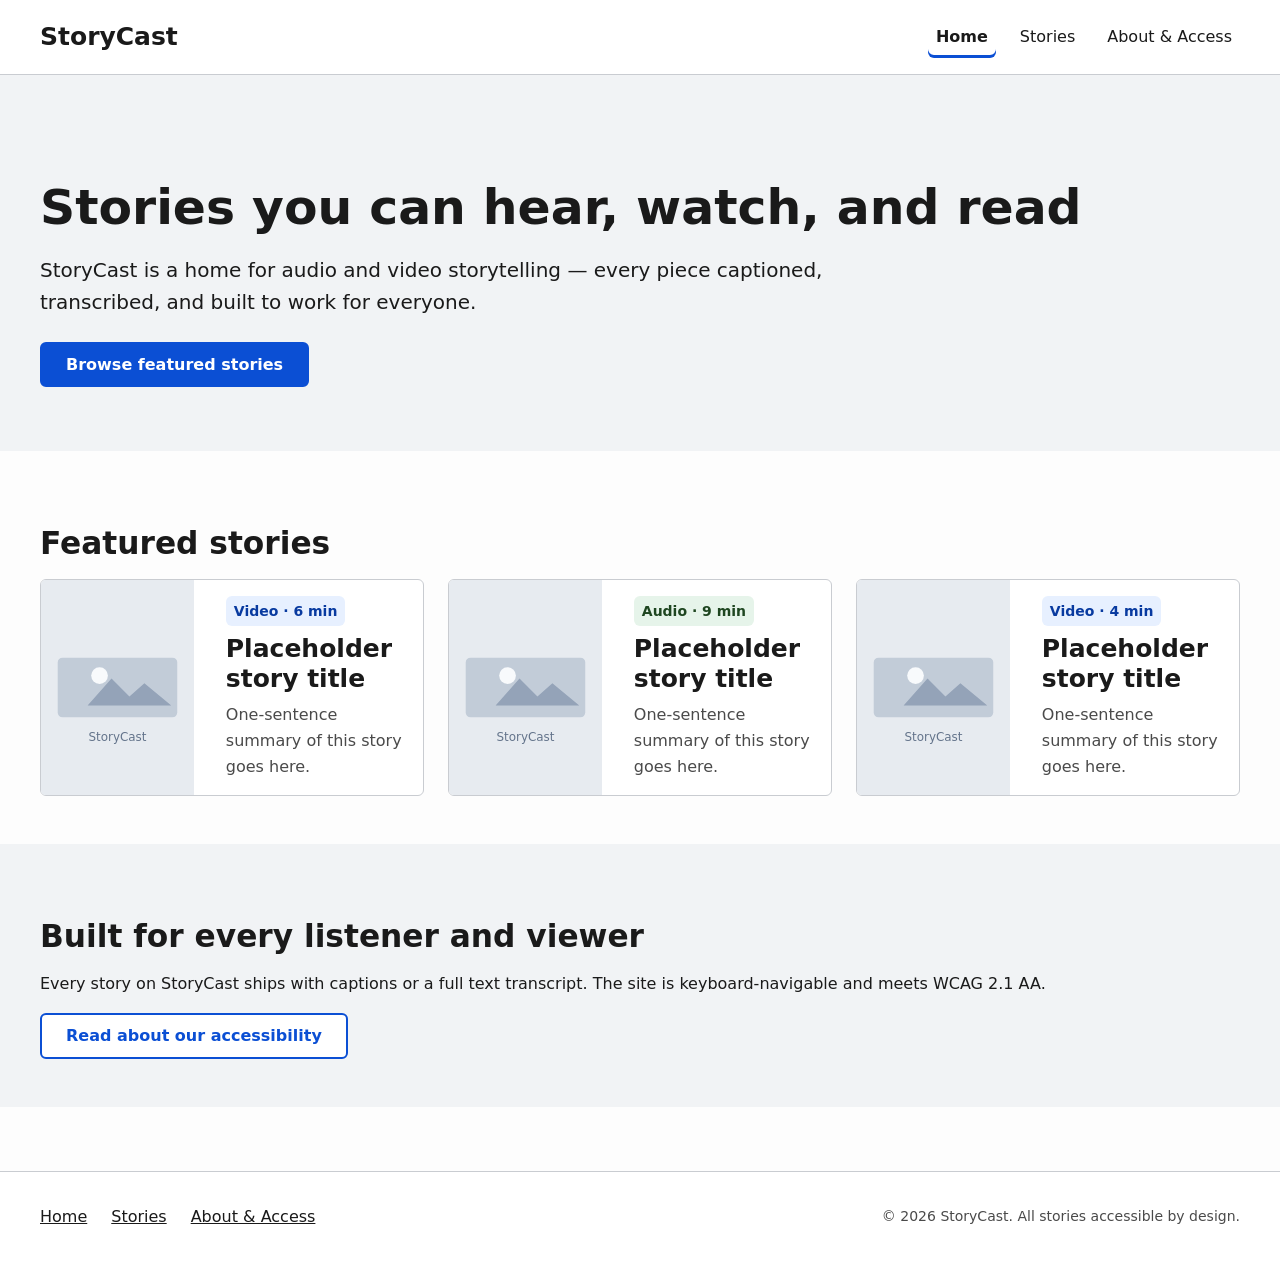
<file: index.html>
<!DOCTYPE html>
<html lang="en">
<head>
  <meta charset="UTF-8">
  <meta name="viewport" content="width=device-width, initial-scale=1.0">
  <meta name="description" content="StoryCast — accessible audio and video storytelling. Listen, watch, and read transcripts of every story.">
  <title>StoryCast — Accessible Audio &amp; Video Storytelling</title>
  <link rel="stylesheet" href="css/main.css">
  <script src="js/main.js" defer></script>
</head>
<body>
  <a class="skip-link" href="#main">Skip to main content</a>

  <header class="site-header">
    <div class="site-header__inner">
      <a class="site-logo" href="index.html" aria-label="StoryCast home">StoryCast</a>
      <button class="nav-toggle" type="button" aria-expanded="false" aria-controls="primary-nav">
        Menu
      </button>
      <nav class="site-nav" id="primary-nav" data-open="false" aria-label="Main">
        <ul class="site-nav__list">
          <li><a href="index.html" aria-current="page">Home</a></li>
          <li><a href="story.html">Stories</a></li>
          <li><a href="about.html">About &amp; Access</a></li>
        </ul>
      </nav>
    </div>
  </header>

  <main id="main">
    <section class="hero" aria-labelledby="hero-heading">
      <div class="container">
        <h1 id="hero-heading">Stories you can hear, watch, and read</h1>
        <p class="hero__lede">
          StoryCast is a home for audio and video storytelling — every piece
          captioned, transcribed, and built to work for everyone.
        </p>
        <a class="button" href="#featured-stories">Browse featured stories</a>
      </div>
    </section>

    <section class="featured" id="featured-stories" aria-labelledby="featured-heading">
      <div class="container">
        <h2 id="featured-heading">Featured stories</h2>

        <ul class="story-grid">
          <li>
            <article class="media-card">
              <div class="media-card__inner">
                <figure class="media-card__figure">
                  <img src="img/placeholder.svg" alt="Placeholder thumbnail for the featured story." width="640" height="360">
                </figure>
                <div class="media-card__body">
                  <p class="media-card__meta">
                    <span class="badge badge--video">Video · 6 min</span>
                  </p>
                  <h3 class="media-card__title">
                    <a href="story.html">Placeholder story title</a>
                  </h3>
                  <p class="media-card__summary">
                    One-sentence summary of this story goes here.
                  </p>
                </div>
              </div>
            </article>
          </li>
          <li>
            <article class="media-card">
              <div class="media-card__inner">
                <figure class="media-card__figure">
                  <img src="img/placeholder.svg" alt="Placeholder thumbnail for the featured story." width="640" height="360">
                </figure>
                <div class="media-card__body">
                  <p class="media-card__meta">
                    <span class="badge badge--audio">Audio · 9 min</span>
                  </p>
                  <h3 class="media-card__title">
                    <a href="story.html">Placeholder story title</a>
                  </h3>
                  <p class="media-card__summary">
                    One-sentence summary of this story goes here.
                  </p>
                </div>
              </div>
            </article>
          </li>
          <li>
            <article class="media-card">
              <div class="media-card__inner">
                <figure class="media-card__figure">
                  <img src="img/placeholder.svg" alt="Placeholder thumbnail for the featured story." width="640" height="360">
                </figure>
                <div class="media-card__body">
                  <p class="media-card__meta">
                    <span class="badge badge--video">Video · 4 min</span>
                  </p>
                  <h3 class="media-card__title">
                    <a href="story.html">Placeholder story title</a>
                  </h3>
                  <p class="media-card__summary">
                    One-sentence summary of this story goes here.
                  </p>
                </div>
              </div>
            </article>
          </li>
        </ul>
      </div>
    </section>

    <section class="access-note" aria-labelledby="access-note-heading">
      <div class="container">
        <h2 id="access-note-heading">Built for every listener and viewer</h2>
        <p>
          Every story on StoryCast ships with captions or a full text
          transcript. The site is keyboard-navigable and meets WCAG 2.1 AA.
        </p>
        <a class="button button--secondary" href="about.html">Read about our accessibility</a>
      </div>
    </section>
  </main>

  <footer class="site-footer">
    <div class="site-footer__inner">
      <nav aria-label="Footer">
        <ul class="site-footer__list">
          <li><a href="index.html">Home</a></li>
          <li><a href="story.html">Stories</a></li>
          <li><a href="about.html">About &amp; Access</a></li>
        </ul>
      </nav>
      <p class="site-footer__note">&copy; 2026 StoryCast. All stories accessible by design.</p>
    </div>
  </footer>
</body>
</html>
</file>
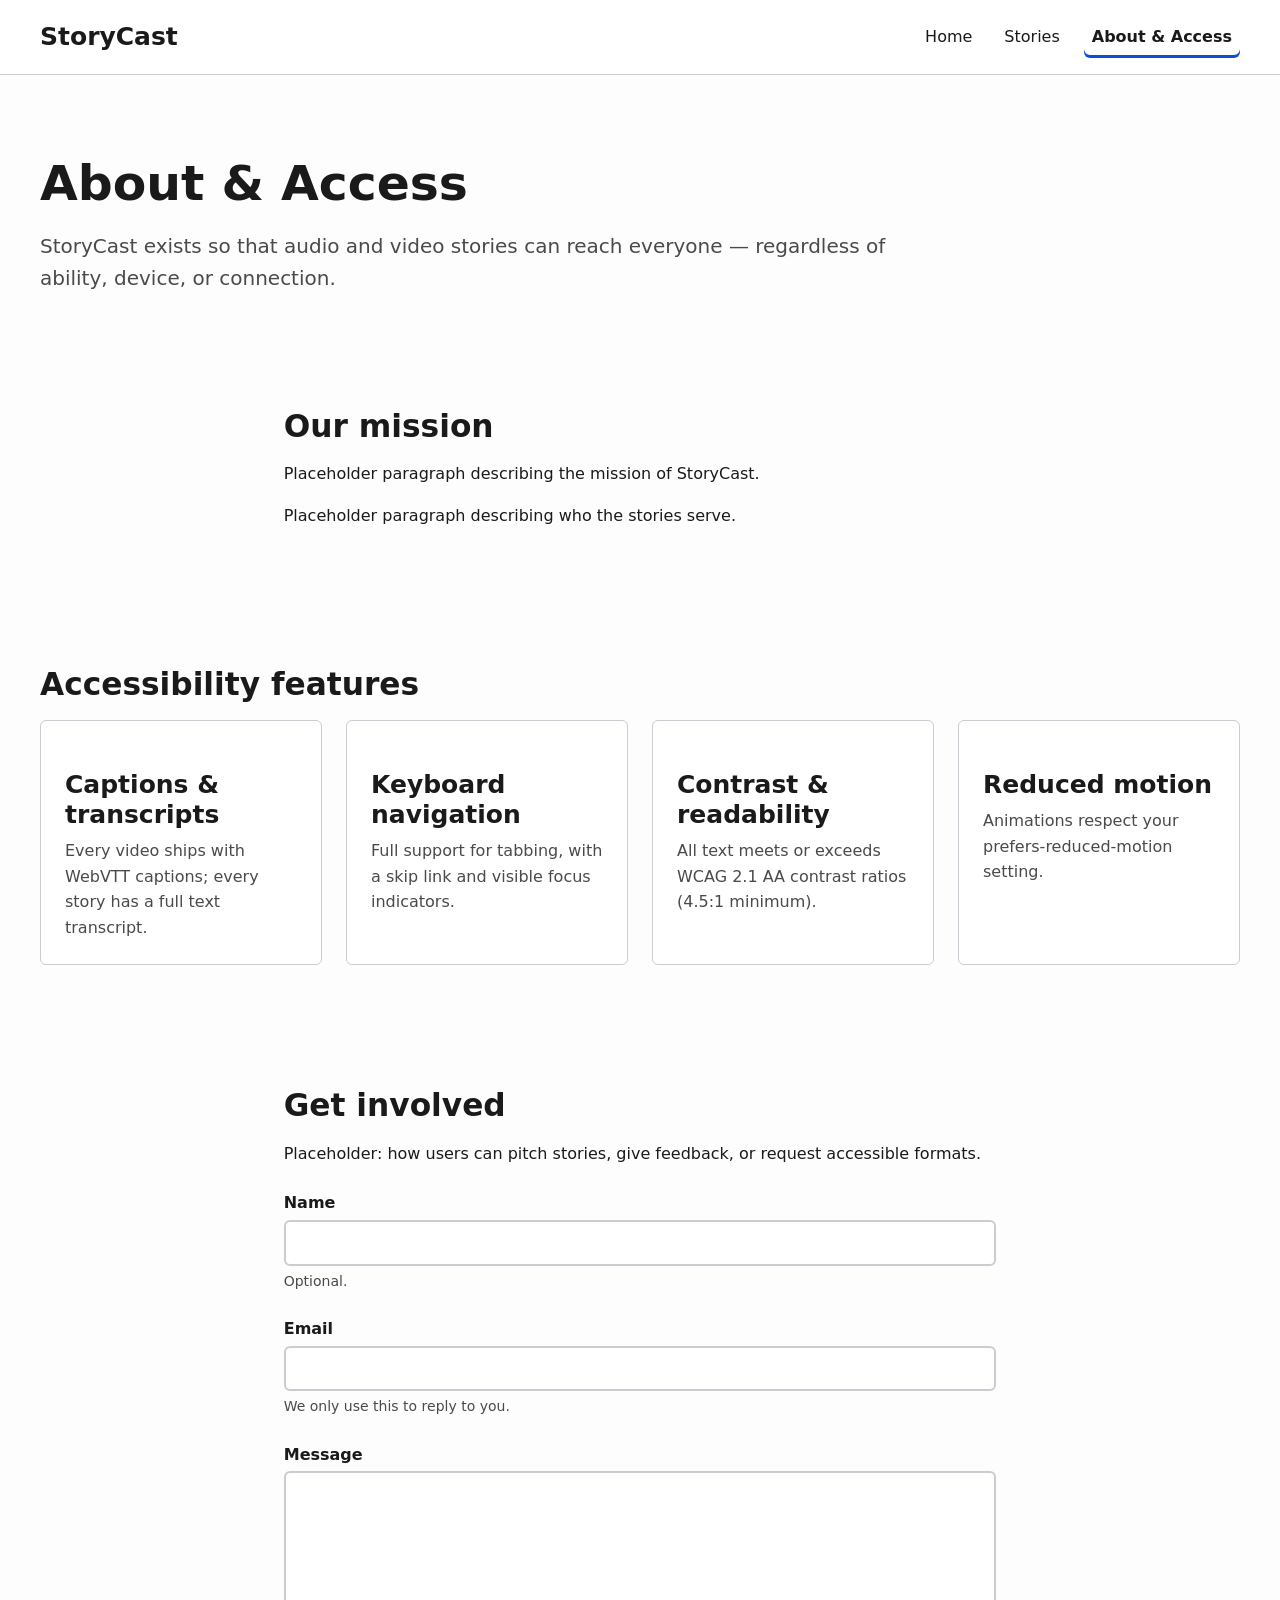
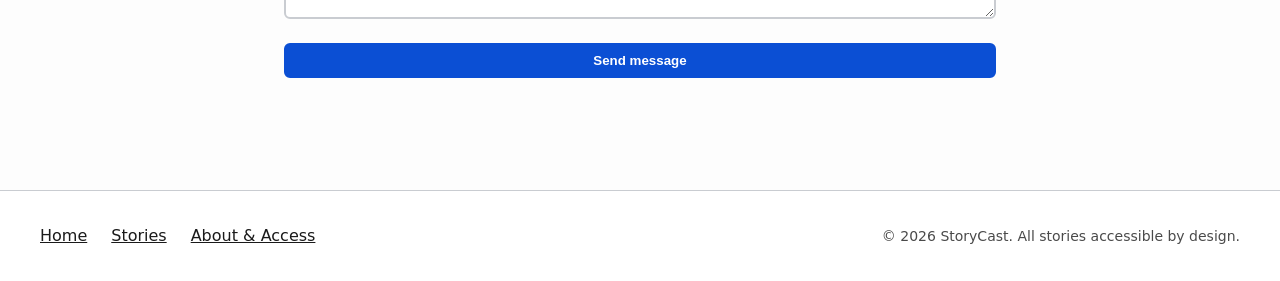
<file: about.html>
<!DOCTYPE html>
<html lang="en">
<head>
  <meta charset="UTF-8">
  <meta name="viewport" content="width=device-width, initial-scale=1.0">
  <meta name="description" content="About StoryCast — our mission, accessibility features, and how to engage with our stories.">
  <title>About &amp; Access — StoryCast</title>
  <link rel="stylesheet" href="css/main.css">
  <script src="js/main.js" defer></script>
</head>
<body>
  <a class="skip-link" href="#main">Skip to main content</a>

  <header class="site-header">
    <div class="site-header__inner">
      <a class="site-logo" href="index.html" aria-label="StoryCast home">StoryCast</a>
      <button class="nav-toggle" type="button" aria-expanded="false" aria-controls="primary-nav">
        Menu
      </button>
      <nav class="site-nav" id="primary-nav" data-open="false" aria-label="Main">
        <ul class="site-nav__list">
          <li><a href="index.html">Home</a></li>
          <li><a href="story.html">Stories</a></li>
          <li><a href="about.html" aria-current="page">About &amp; Access</a></li>
        </ul>
      </nav>
    </div>
  </header>

  <main id="main">
    <header class="page-header container">
      <h1>About &amp; Access</h1>
      <p class="page-header__lede">
        StoryCast exists so that audio and video stories can reach everyone —
        regardless of ability, device, or connection.
      </p>
    </header>

    <section class="mission" aria-labelledby="mission-heading">
      <div class="container container--prose">
        <h2 id="mission-heading">Our mission</h2>
        <p>Placeholder paragraph describing the mission of StoryCast.</p>
        <p>Placeholder paragraph describing who the stories serve.</p>
      </div>
    </section>

    <section class="features" aria-labelledby="features-heading">
      <div class="container">
        <h2 id="features-heading">Accessibility features</h2>
        <ul class="feature-list">
          <li>
            <h3>Captions &amp; transcripts</h3>
            <p>Every video ships with WebVTT captions; every story has a full text transcript.</p>
          </li>
          <li>
            <h3>Keyboard navigation</h3>
            <p>Full support for tabbing, with a skip link and visible focus indicators.</p>
          </li>
          <li>
            <h3>Contrast &amp; readability</h3>
            <p>All text meets or exceeds WCAG 2.1 AA contrast ratios (4.5:1 minimum).</p>
          </li>
          <li>
            <h3>Reduced motion</h3>
            <p>Animations respect your prefers-reduced-motion setting.</p>
          </li>
        </ul>
      </div>
    </section>

    <section class="engage" aria-labelledby="engage-heading">
      <div class="container container--prose">
        <h2 id="engage-heading">Get involved</h2>
        <p>Placeholder: how users can pitch stories, give feedback, or request accessible formats.</p>

        <form class="contact-form" action="#" method="post">
          <div class="form-field">
            <label for="name">Name</label>
            <input type="text" id="name" name="name" autocomplete="name" aria-describedby="name-hint">
            <p class="form-hint" id="name-hint">Optional.</p>
          </div>
          <div class="form-field">
            <label for="email">Email</label>
            <input type="email" id="email" name="email" autocomplete="email" required aria-describedby="email-hint">
            <p class="form-hint" id="email-hint">We only use this to reply to you.</p>
          </div>
          <div class="form-field">
            <label for="message">Message</label>
            <textarea id="message" name="message" rows="5" required></textarea>
          </div>
          <button class="button" type="submit">Send message</button>
        </form>
      </div>
    </section>
  </main>

  <footer class="site-footer">
    <div class="site-footer__inner">
      <nav aria-label="Footer">
        <ul class="site-footer__list">
          <li><a href="index.html">Home</a></li>
          <li><a href="story.html">Stories</a></li>
          <li><a href="about.html">About &amp; Access</a></li>
        </ul>
      </nav>
      <p class="site-footer__note">&copy; 2026 StoryCast. All stories accessible by design.</p>
    </div>
  </footer>
</body>
</html>
</file>
<file: css/main.css>
*,
*::before,
*::after {
  box-sizing: border-box;
}

html {
  scroll-behavior: smooth;
}

body {
  margin: 0;
  font-family: system-ui, -apple-system, "Segoe UI", Roboto, "Helvetica Neue", Arial, sans-serif;
  font-size: 1rem;
  line-height: 1.6;
  color: #1a1a1a;
  background-color: #fdfdfd;
}

h1, h2, h3, h4 {
  line-height: 1.2;
  font-weight: 700;
  margin-block-end: 1rem;
}

h1 {
  font-size: clamp(2.441rem, 5vw, 3.052rem);
}

h2 {
  font-size: 1.953rem;
}

h3 {
  font-size: 1.563rem;
}

p {
  margin-block: 0 1rem;
}

img,
video {
  max-width: 100%;
  height: auto;
  display: block;
}

a {
  color: #0b4fd4;
}
a:hover {
  color: #083aa0;
}

:focus-visible {
  outline: 3px solid #b35c00;
  outline-offset: 2px;
}

.skip-link {
  position: absolute;
  inset-block-start: 0.5rem;
  inset-inline-start: 0.5rem;
  z-index: 100;
  padding: 0.5rem 1rem;
  background: #ffffff;
  color: #1a1a1a;
  font-weight: 700;
  border: 2px solid #b35c00;
  border-radius: 0.375rem;
  transform: translateY(-200%);
}
.skip-link:focus {
  transform: translateY(0);
}

@media (prefers-reduced-motion: reduce) {
  html {
    scroll-behavior: auto;
  }
  *,
  *::before,
  *::after {
    animation-duration: 0.01ms !important;
    animation-iteration-count: 1 !important;
    transition-duration: 0.01ms !important;
  }
}
.container {
  width: min(100% - 2rem, 75rem);
  margin-inline: auto;
}

.container--prose {
  max-width: 70ch;
  width: min(100% - 2rem, 70ch);
}

main > section,
.story,
.related {
  padding-block: 3rem;
}

.story-grid {
  list-style: none;
  margin: 0;
  padding: 0;
  display: grid;
  gap: 1.5rem;
  grid-template-columns: 1fr;
}
@media (min-width: 40rem) {
  .story-grid {
    grid-template-columns: repeat(2, 1fr);
  }
}
@media (min-width: 64rem) {
  .story-grid {
    grid-template-columns: repeat(3, 1fr);
  }
}

@media (min-width: 40rem) {
  .story-grid--related {
    grid-template-columns: repeat(2, 1fr);
  }
}
@media (min-width: 64rem) {
  .story-grid--related {
    grid-template-columns: repeat(3, 1fr);
  }
}

.button {
  display: inline-block;
  padding: 0.5rem 1.5rem;
  background: #0b4fd4;
  color: #ffffff;
  font-weight: 700;
  text-decoration: none;
  border: 2px solid #0b4fd4;
  border-radius: 0.375rem;
  cursor: pointer;
}
.button:hover {
  background: #083aa0;
  border-color: #083aa0;
  color: #ffffff;
}

.button--secondary {
  background: #ffffff;
  color: #0b4fd4;
}

.badge {
  display: inline-block;
  padding: 0.25rem 0.5rem;
  border-radius: 0.375rem;
  font-size: 0.875rem;
  font-weight: 700;
}

.badge--video {
  background: #e7f0ff;
  color: #083aa0;
}

.badge--audio {
  background: #e6f4ea;
  color: #1e4620;
}

.hero {
  background: #f1f3f5;
  padding-block: 4rem;
}
.hero .hero__lede {
  font-size: 1.25rem;
  max-width: 70ch;
  margin-block-end: 1.5rem;
}

.page-header {
  padding-block: 3rem 1.5rem;
}
.page-header .page-header__lede {
  font-size: 1.25rem;
  color: #4a4a4a;
  max-width: 70ch;
}

.access-note {
  background: #f1f3f5;
}

.feature-list {
  list-style: none;
  margin: 0;
  padding: 0;
  display: flex;
  flex-wrap: wrap;
  gap: 1.5rem;
}
.feature-list li {
  flex: 1 1 16rem;
  background: #ffffff;
  border: 1px solid #c9ccd1;
  border-radius: 0.375rem;
  padding: 1.5rem;
}
.feature-list h3 {
  margin-block-end: 0.5rem;
}
.feature-list p {
  margin: 0;
  color: #4a4a4a;
}

.contact-form {
  display: flex;
  flex-direction: column;
  gap: 1.5rem;
  margin-block-start: 1.5rem;
}
.contact-form .form-field {
  display: flex;
  flex-direction: column;
  gap: 0.25rem;
}
.contact-form label {
  font-weight: 700;
}
.contact-form input,
.contact-form textarea {
  font: inherit;
  padding: 0.5rem;
  border: 2px solid #c9ccd1;
  border-radius: 0.375rem;
  background: #ffffff;
  color: #1a1a1a;
}
.contact-form input:focus-visible,
.contact-form textarea:focus-visible {
  outline: 3px solid #b35c00;
  outline-offset: 2px;
}
.contact-form .form-hint {
  font-size: 0.875rem;
  color: #4a4a4a;
  margin: 0;
}

.site-header {
  background: #ffffff;
  border-block-end: 1px solid #c9ccd1;
  position: sticky;
  inset-block-start: 0;
  z-index: 50;
}

.site-header__inner {
  width: min(100% - 2rem, 75rem);
  margin-inline: auto;
  display: flex;
  flex-wrap: wrap;
  align-items: center;
  justify-content: space-between;
  gap: 1rem;
  padding-block: 1rem;
}

.site-logo {
  font-size: 1.563rem;
  font-weight: 700;
  color: #1a1a1a;
  text-decoration: none;
}
.site-logo:hover {
  color: #0b4fd4;
}

.nav-toggle {
  display: none;
  font: inherit;
  font-weight: 700;
  padding: 0.5rem 1rem;
  background: #ffffff;
  color: #1a1a1a;
  border: 2px solid #c9ccd1;
  border-radius: 0.375rem;
  cursor: pointer;
}
.nav-toggle:hover {
  border-color: #0b4fd4;
}

.site-nav__list {
  list-style: none;
  margin: 0;
  padding: 0;
  display: flex;
  flex-wrap: wrap;
  gap: 1rem;
}
.site-nav__list a {
  display: block;
  padding: 0.5rem;
  color: #1a1a1a;
  text-decoration: none;
  font-weight: 400;
  border-radius: 0.375rem;
}
.site-nav__list a:hover {
  color: #0b4fd4;
  text-decoration: underline;
}
.site-nav__list a[aria-current=page] {
  font-weight: 700;
  box-shadow: inset 0 -3px 0 0 #0b4fd4;
}

@media (max-width: 47.999rem) {
  .nav-toggle {
    display: block;
  }
  .site-nav[data-open=false] {
    display: none;
  }
  .site-nav__list {
    flex-direction: column;
    width: 100%;
    gap: 0.25rem;
    padding-block-start: 0.5rem;
    border-block-start: 1px solid #c9ccd1;
  }
}
.media-card {
  container-type: inline-size;
  container-name: card;
  height: 100%;
  background: #ffffff;
  border: 1px solid #c9ccd1;
  border-radius: 0.375rem;
  overflow: hidden;
}

.media-card__inner {
  display: flex;
  flex-direction: column;
  gap: 1rem;
  height: 100%;
}

.media-card__figure {
  margin: 0;
}
.media-card__figure img {
  width: 100%;
  aspect-ratio: 16/9;
  object-fit: cover;
  background: #f1f3f5;
}

.media-card__body {
  display: flex;
  flex-direction: column;
  gap: 0.5rem;
  padding: 1rem;
}

.media-card__meta {
  margin: 0;
}

.media-card__title {
  margin: 0;
  font-size: 1.563rem;
}
.media-card__title a {
  color: #1a1a1a;
  text-decoration: none;
}
.media-card__title a:hover {
  color: #0b4fd4;
  text-decoration: underline;
}

.media-card__summary {
  margin: 0;
  color: #4a4a4a;
}

@container card (min-width: 22rem) {
  .media-card__inner {
    flex-direction: row;
    align-items: stretch;
  }
  .media-card__figure {
    flex: 0 0 40%;
  }
  .media-card__figure img {
    height: 100%;
    aspect-ratio: auto;
  }
  .media-card__body {
    flex: 1;
    justify-content: center;
  }
}
.story__header {
  padding-block: 3rem 1.5rem;
}

.story__meta {
  display: flex;
  flex-wrap: wrap;
  align-items: center;
  gap: 1rem;
  color: #4a4a4a;
}

.story__lede {
  font-size: 1.25rem;
  max-width: 70ch;
}

.story-media {
  margin: 0 0 3rem;
  padding: 0;
}
.story-media .story-media__player {
  width: 100%;
  background: #000;
  border-radius: 0.375rem;
}
.story-media .story-media__caption {
  margin-block-start: 0.5rem;
  color: #4a4a4a;
  font-size: 0.875rem;
}

.story__content {
  max-width: 70ch;
}

.transcript {
  border: 1px solid #c9ccd1;
  border-radius: 0.375rem;
  padding: 1.5rem;
  background: #ffffff;
}
.transcript__panel summary {
  cursor: pointer;
  font-weight: 700;
  padding: 0.5rem 0;
}
.transcript__panel summary:focus-visible {
  outline: 3px solid #b35c00;
  outline-offset: 2px;
}
.transcript__body {
  padding-block-start: 1rem;
}
.transcript__timestamp {
  font-family: ui-monospace, "Cascadia Code", Consolas, monospace;
  color: #4a4a4a;
  margin-inline-end: 0.5rem;
}
.transcript__note {
  font-size: 0.875rem;
  color: #4a4a4a;
  margin-block: 1rem 0;
}

.site-footer {
  background: #ffffff;
  border-block-start: 1px solid #c9ccd1;
  margin-block-start: 4rem;
  padding-block: 2rem;
}

.site-footer__inner {
  width: min(100% - 2rem, 75rem);
  margin-inline: auto;
  display: flex;
  flex-wrap: wrap;
  align-items: center;
  justify-content: space-between;
  gap: 1rem;
}

.site-footer__list {
  list-style: none;
  margin: 0;
  padding: 0;
  display: flex;
  flex-wrap: wrap;
  gap: 1.5rem;
}
.site-footer__list a {
  color: #1a1a1a;
}
.site-footer__list a:hover {
  color: #0b4fd4;
}

.site-footer__note {
  margin: 0;
  color: #4a4a4a;
  font-size: 0.875rem;
}
</file>
